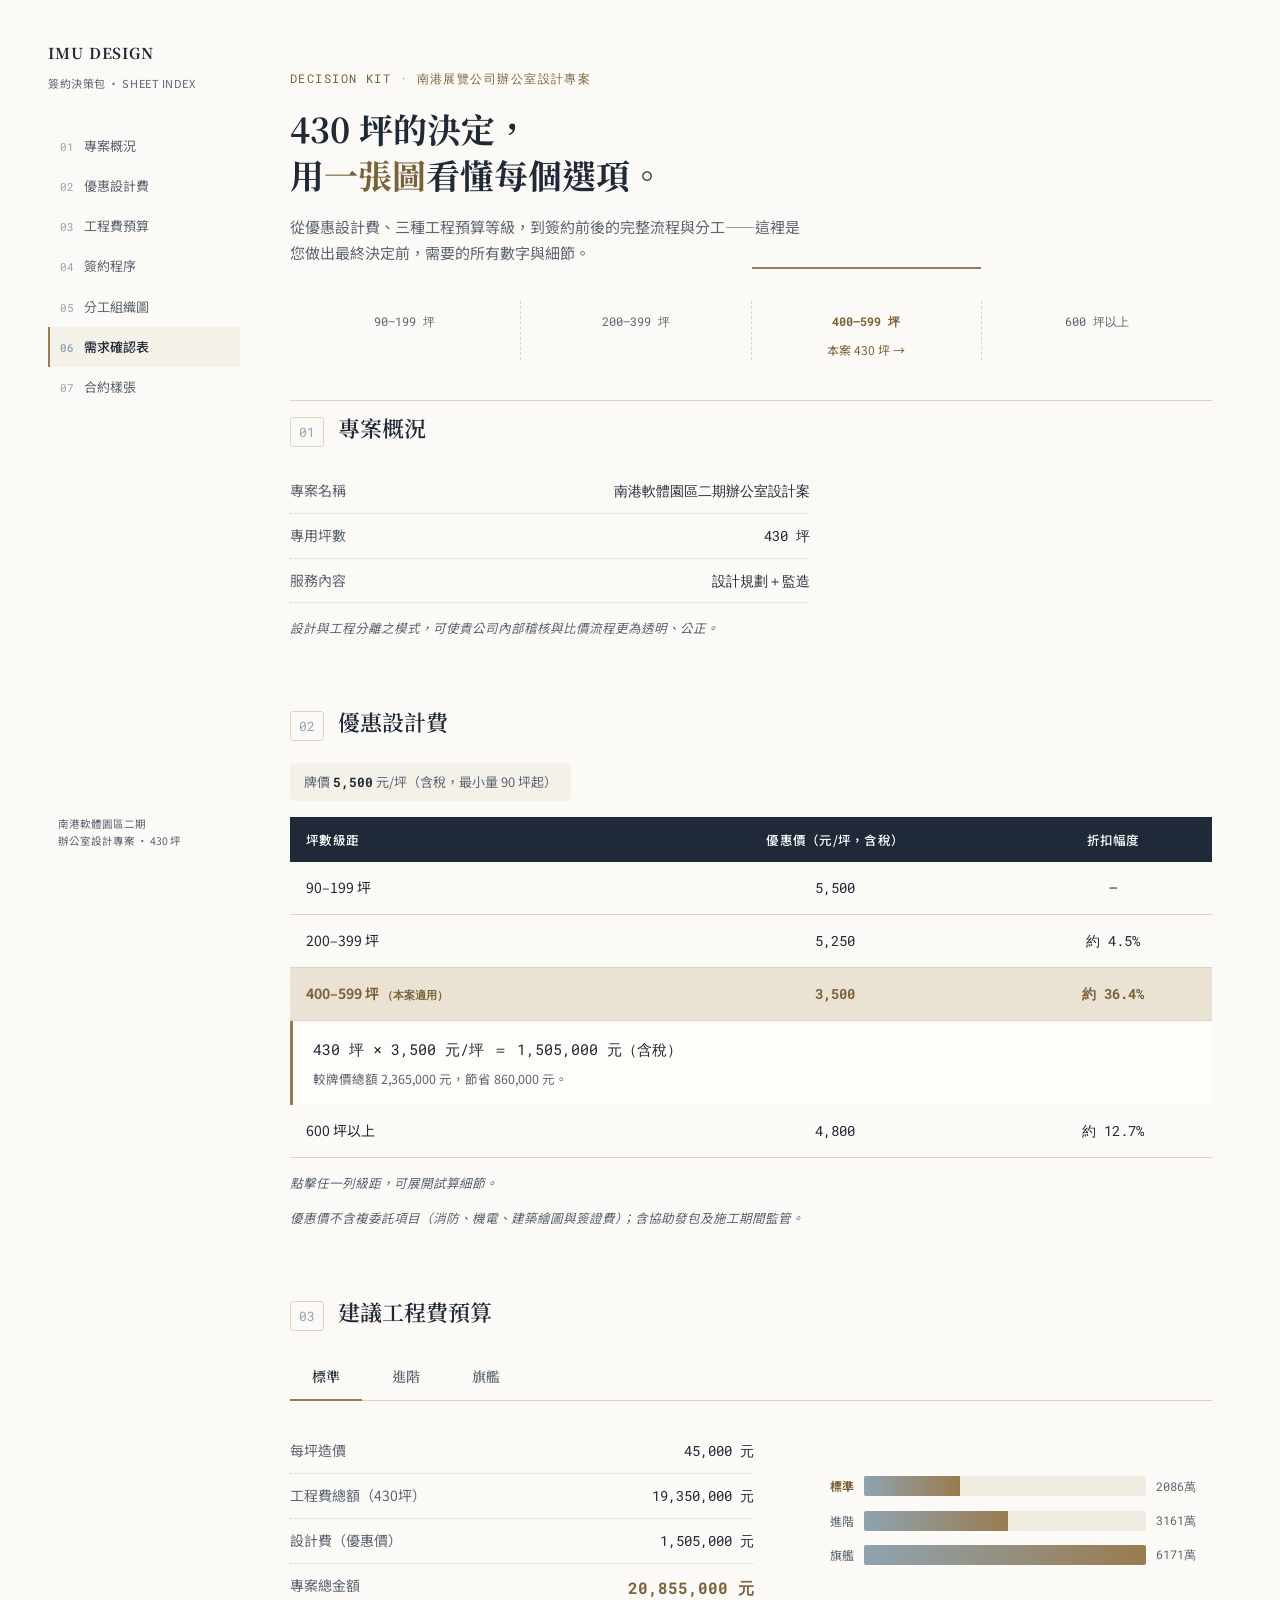
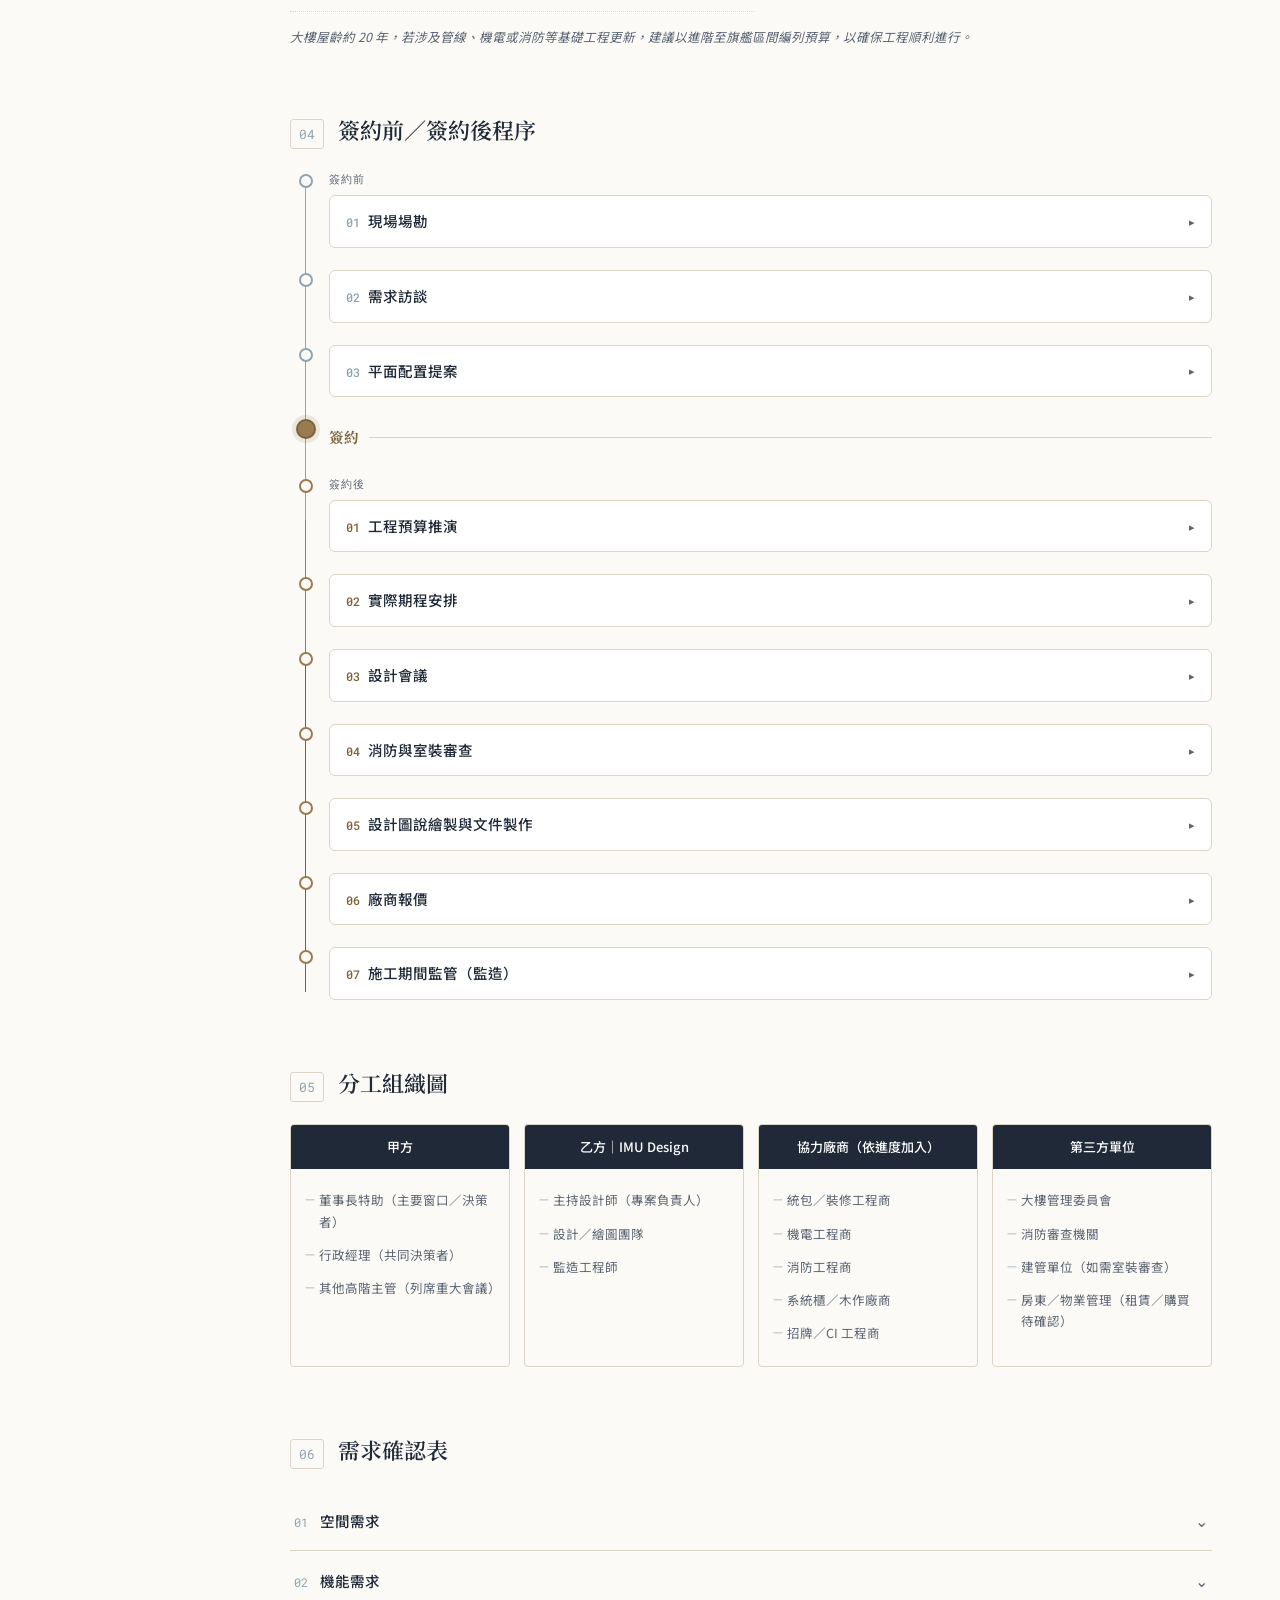
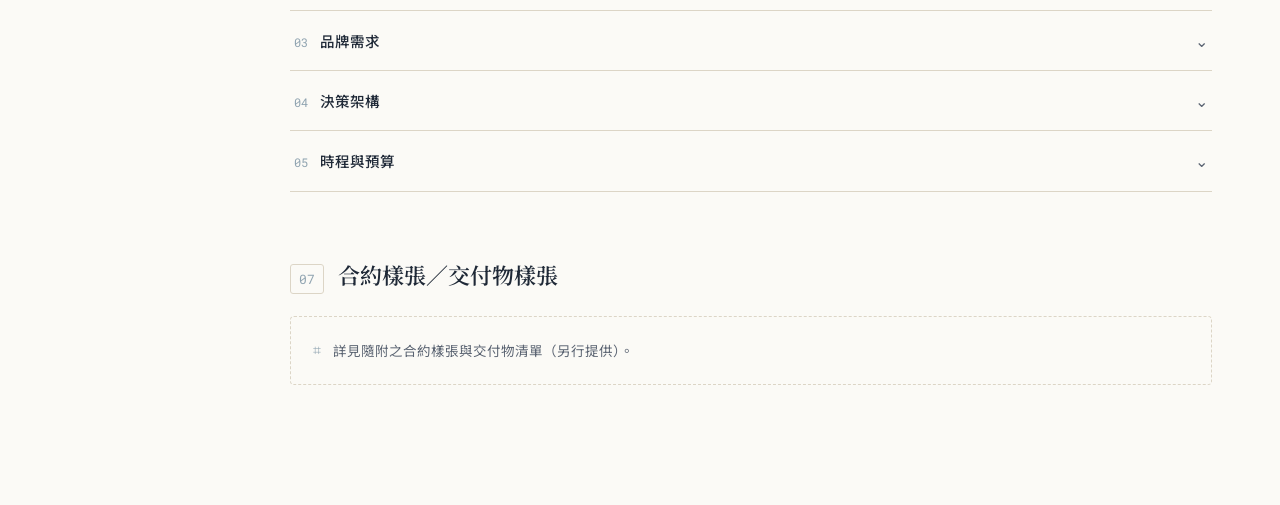
<file: project/uploads/南港展覽_簽約決策包.html>
<!DOCTYPE html>
<html lang="zh-Hant">
<head>
<meta charset="UTF-8">
<meta name="viewport" content="width=device-width, initial-scale=1.0">
<title>南港展覽公司辦公室設計專案｜簽約決策包</title>
<link rel="preconnect" href="https://fonts.googleapis.com">
<link href="https://fonts.googleapis.com/css2?family=Noto+Serif+TC:wght@500;600;700;900&family=Noto+Sans+TC:wght@400;500;700&family=Roboto+Mono:wght@400;500;700&display=swap" rel="stylesheet">
<style>
  :root{
    --paper:#FBFAF6;
    --ink:#1F2937;
    --ink-soft:#5B6472;
    --brass:#9A7B4F;
    --brass-deep:#7C6239;
    --blueprint:#8FA3B0;
    --highlight:#EAE3D4;
    --line:#DCD5C6;
    --white:#FFFFFF;
  }
  *{box-sizing:border-box; margin:0; padding:0;}
  html{scroll-behavior:smooth;}
  body{
    background:
      linear-gradient(var(--paper), var(--paper)),
      repeating-linear-gradient(0deg, rgba(143,163,176,0.07) 0px, rgba(143,163,176,0.07) 1px, transparent 1px, transparent 32px),
      repeating-linear-gradient(90deg, rgba(143,163,176,0.07) 0px, rgba(143,163,176,0.07) 1px, transparent 1px, transparent 32px);
    background-blend-mode:normal;
    color:var(--ink);
    font-family:'Noto Sans TC', sans-serif;
    line-height:1.7;
    -webkit-font-smoothing:antialiased;
  }
  .mono{font-family:'Roboto Mono', monospace;}
  h1,h2,h3{font-family:'Noto Serif TC', serif;}

  /* ---------- layout shell ---------- */
  .shell{display:flex; max-width:1240px; margin:0 auto;}
  .rail{
    width:230px; flex-shrink:0; position:sticky; top:0; height:100vh;
    padding:40px 10px 40px 28px; display:flex; flex-direction:column; gap:2px;
  }
  .rail-brand{font-family:'Noto Serif TC',serif; font-weight:700; font-size:15px; letter-spacing:0.06em; color:var(--ink); margin-bottom:6px;}
  .rail-sub{font-size:11px; color:var(--ink-soft); margin-bottom:32px; letter-spacing:0.05em;}
  .rail a{
    display:flex; align-items:baseline; gap:10px; text-decoration:none; color:var(--ink-soft);
    font-size:13px; padding:9px 10px; border-left:2px solid transparent; transition:all .25s ease;
  }
  .rail a .idx{font-family:'Roboto Mono',monospace; font-size:11px; color:var(--blueprint);}
  .rail a.active{color:var(--ink); border-left-color:var(--brass); background:rgba(154,123,79,0.07); font-weight:500;}
  .rail a:hover{color:var(--ink);}
  .rail-foot{margin-top:auto; font-size:10.5px; color:var(--ink-soft); padding:10px; line-height:1.6;}

  main{flex:1; min-width:0; padding:56px 48px 120px 40px;}

  /* ---------- hero ---------- */
  .hero{padding-bottom:40px; margin-bottom:20px; border-bottom:1px solid var(--line);}
  .eyebrow{font-family:'Roboto Mono',monospace; font-size:12px; letter-spacing:0.12em; color:var(--brass-deep); text-transform:uppercase; margin-bottom:18px;}
  .hero h1{font-size:34px; font-weight:700; line-height:1.35; color:var(--ink); max-width:640px;}
  .hero .accent{color:var(--brass-deep);}
  .hero p.lead{margin-top:16px; color:var(--ink-soft); font-size:15px; max-width:520px;}

  /* dimension line — signature element */
  .dim-wrap{margin-top:36px;}
  .dim-scale{display:flex; align-items:flex-end; height:34px; position:relative;}
  .dim-bar{position:relative; height:1px; background:var(--blueprint); flex:1;}
  .dim-tick{position:absolute; top:-6px; width:1px; height:12px; background:var(--blueprint);}
  .dim-tick::after{content:''; position:absolute; top:0; left:-3px; width:7px; height:7px; border-top:1px solid var(--blueprint); border-right:1px solid var(--blueprint); transform:rotate(45deg);}
  .dim-segments{display:flex; width:100%; margin-top:0;}
  .dim-seg{
    flex:1; text-align:center; padding:10px 4px 0; font-size:11.5px; color:var(--ink-soft);
    border-right:1px dashed var(--line); cursor:pointer; transition:all .2s ease; position:relative;
  }
  .dim-seg:last-child{border-right:none;}
  .dim-seg .rng{font-family:'Roboto Mono',monospace; font-size:12px; display:block;}
  .dim-seg.active{color:var(--ink);}
  .dim-seg.active .rng{color:var(--brass-deep); font-weight:700;}
  .dim-seg.active::before{content:''; position:absolute; top:-34px; left:0; right:0; height:2px; background:var(--brass);}
  .dim-callout{margin-top:8px; font-size:12px; color:var(--brass-deep); text-align:center; opacity:0; transition:opacity .2s;}
  .dim-seg.active .dim-callout{opacity:1;}

  /* ---------- sections ---------- */
  section{padding-top:64px; scroll-margin-top:24px;}
  section:first-of-type{padding-top:0;}
  .sec-head{display:flex; align-items:baseline; gap:14px; margin-bottom:22px;}
  .sec-num{font-family:'Roboto Mono',monospace; font-size:13px; color:var(--blueprint); border:1px solid var(--line); border-radius:3px; padding:3px 8px;}
  .sec-head h2{font-size:22px; font-weight:600; color:var(--ink);}
  .sec-note{font-size:12.5px; color:var(--ink-soft); margin-top:14px; font-style:italic;}

  .list-price-line{
    font-size:13px; color:var(--ink-soft); margin-bottom:16px; padding:8px 14px;
    background:#F4F1E9; border-radius:4px; display:inline-block;
  }
  .list-price-line .mono{color:var(--ink); font-weight:700;}

  /* fee table */
  .fee-table{width:100%; border-collapse:collapse; font-size:14px;}
  .fee-table th{
    background:var(--ink); color:var(--white); text-align:left; padding:12px 16px; font-weight:500;
    font-size:12.5px; letter-spacing:0.02em;
  }
  .fee-table td{padding:14px 16px; border-bottom:1px solid var(--line); vertical-align:middle;}
  .fee-table tr.row{cursor:pointer; transition:background .2s ease;}
  .fee-table tr.row:hover{background:rgba(154,123,79,0.06);}
  .fee-table tr.row.selected{background:var(--highlight);}
  .fee-table td.num{font-family:'Roboto Mono',monospace; text-align:center;}
  .fee-table tr.selected td{font-weight:700; color:var(--brass-deep);}
  .fee-detail{
    max-height:0; overflow:hidden; transition:max-height .35s ease, padding .35s ease;
    background:#FFFDF9; border-left:3px solid var(--brass);
  }
  .fee-detail.open{max-height:160px; padding:16px 20px;}
  .fee-detail .calc{font-family:'Roboto Mono',monospace; font-size:15px; color:var(--ink);}
  .fee-detail .save{font-size:12.5px; color:var(--ink-soft); margin-top:6px;}

  /* budget tabs */
  .tabs{display:flex; gap:8px; margin-bottom:0; border-bottom:1px solid var(--line);}
  .tab{
    padding:12px 22px; font-size:14px; color:var(--ink-soft); cursor:pointer; position:relative;
    font-family:'Noto Serif TC',serif; font-weight:600; transition:color .2s;
  }
  .tab.active{color:var(--ink);}
  .tab.active::after{content:''; position:absolute; bottom:-1px; left:0; right:0; height:2px; background:var(--brass);}
  .budget-panel{display:none; padding-top:28px;}
  .budget-panel.active{display:block;}
  .budget-grid{display:grid; grid-template-columns:1.1fr 1fr; gap:36px; align-items:center;}
  .budget-figures .row{display:flex; justify-content:space-between; padding:10px 0; border-bottom:1px dotted var(--line); font-size:14px;}
  .budget-figures .row .label{color:var(--ink-soft);}
  .budget-figures .row .val{font-family:'Roboto Mono',monospace;}
  .budget-figures .row.total .val{font-weight:700; color:var(--brass-deep); font-size:16px;}
  .bars{display:flex; flex-direction:column; gap:14px;}
  .bar-row{display:flex; align-items:center; gap:10px;}
  .bar-label{width:64px; font-size:12px; color:var(--ink-soft); flex-shrink:0; text-align:right;}
  .bar-track{flex:1; background:#EFEBE1; height:20px; border-radius:2px; overflow:hidden;}
  .bar-fill{height:100%; background:linear-gradient(90deg, var(--blueprint), var(--brass)); width:0; transition:width .6s cubic-bezier(.4,0,.2,1);}
  .bar-val{font-family:'Roboto Mono',monospace; font-size:11.5px; color:var(--ink-soft); width:56px;}

  /* vertical node timeline */
  .timeline{position:relative; margin-left:9px; padding-left:30px;}
  .timeline::before{
    content:''; position:absolute; left:6px; top:8px; bottom:8px; width:1px;
    background:linear-gradient(var(--blueprint), var(--blueprint) 42%, var(--brass) 42%, var(--brass) 58%, var(--brass-deep) 58%, var(--brass-deep));
  }
  .tl-node{position:relative; padding-bottom:22px; cursor:pointer;}
  .tl-node:last-child{padding-bottom:0;}
  .tl-dot{
    position:absolute; left:-30px; top:3px; width:14px; height:14px; border-radius:50%;
    background:var(--paper); border:2px solid var(--blueprint); transition:all .2s ease; z-index:1;
  }
  .tl-node.phase-after .tl-dot{border-color:var(--brass);}
  .tl-node.open .tl-dot{background:var(--blueprint);}
  .tl-node.phase-after.open .tl-dot{background:var(--brass);}
  .tl-phase-tag{
    font-family:'Roboto Mono',monospace; font-size:10.5px; letter-spacing:0.08em; color:var(--ink-soft);
    margin-bottom:6px; text-transform:uppercase;
  }
  .tl-card{
    background:#fff; border:1px solid var(--line); border-radius:6px; padding:13px 16px;
    transition:box-shadow .2s ease, border-color .2s ease;
  }
  .tl-node:hover .tl-card{border-color:var(--brass); box-shadow:0 4px 16px rgba(31,41,55,0.07);}
  .tl-title{font-size:14.5px; font-weight:500; display:flex; justify-content:space-between; align-items:center; gap:10px;}
  .tl-title .num{font-family:'Roboto Mono',monospace; color:var(--blueprint); font-size:12px; margin-right:8px;}
  .tl-node.phase-after .tl-title .num{color:var(--brass-deep);}
  .tl-chev{color:var(--ink-soft); font-size:11px; transition:transform .25s; flex-shrink:0;}
  .tl-node.open .tl-chev{transform:rotate(90deg);}
  .tl-desc{max-height:0; overflow:hidden; transition:max-height .3s ease; font-size:13px; color:var(--ink-soft);}
  .tl-node.open .tl-desc{max-height:100px; padding-top:8px;}

  /* milestone node (簽約) */
  .tl-milestone{position:relative; padding:6px 0 26px;}
  .tl-milestone .tl-dot{
    left:-33px; top:0; width:20px; height:20px; background:var(--brass); border:2px solid var(--brass-deep);
    box-shadow:0 0 0 4px rgba(154,123,79,0.15);
  }
  .tl-milestone .tl-label{
    font-family:'Noto Serif TC',serif; font-weight:700; font-size:14.5px; color:var(--brass-deep);
    display:flex; align-items:center; gap:10px;
  }
  .tl-milestone .tl-label::after{content:''; flex:1; height:1px; background:var(--line);}

  /* org chart */
  .org-grid{display:grid; grid-template-columns:repeat(4,1fr); gap:14px;}
  .org-col{border:1px solid var(--line); border-radius:4px; overflow:hidden; transition:box-shadow .25s, border-color .25s;}
  .org-col:hover{box-shadow:0 4px 18px rgba(31,41,55,0.08); border-color:var(--brass);}
  .org-col-head{background:var(--ink); color:var(--white); padding:11px 14px; font-size:13px; font-weight:500; text-align:center;}
  .org-col ul{list-style:none; padding:14px 14px 16px;}
  .org-col li{font-size:12.5px; color:var(--ink-soft); padding:6px 0; position:relative; padding-left:14px;}
  .org-col li::before{content:'—'; position:absolute; left:0; color:var(--blueprint); font-size:11px;}

  /* needs table */
  .need-row{border-bottom:1px solid var(--line);}
  .need-q{display:flex; justify-content:space-between; align-items:center; padding:16px 4px; cursor:pointer;}
  .need-q .t{font-size:14.5px; font-weight:500;}
  .need-q .n{font-family:'Roboto Mono',monospace; font-size:11.5px; color:var(--blueprint); margin-right:12px;}
  .need-a{max-height:0; overflow:hidden; transition:max-height .3s ease; font-size:13px; color:var(--ink-soft); padding:0 4px;}
  .need-row.open .need-a{max-height:80px; padding-bottom:16px;}
  .need-row .chev{transition:transform .25s; color:var(--ink-soft);}
  .need-row.open .chev{transform:rotate(180deg);}

  .placeholder-box{
    border:1px dashed var(--line); border-radius:4px; padding:22px; font-size:13.5px; color:var(--ink-soft);
    display:flex; align-items:center; gap:12px;
  }

  /* ---------------- scroll reveal ---------------- */
  .reveal{
    opacity:0; transform:translateY(18px);
    transition:opacity .6s cubic-bezier(.4,0,.2,1), transform .6s cubic-bezier(.4,0,.2,1);
    transition-delay:var(--d,0s);
  }
  .reveal.in{opacity:1; transform:translateY(0);}
  .hero.reveal{transform:translateY(12px);}
  @media (prefers-reduced-motion:reduce){
    .reveal{transition:none !important; opacity:1 !important; transform:none !important;}
  }

  ::selection{background:var(--highlight);}

  /* mobile rail */
  .mobile-nav{display:none;}

  @media (max-width:880px){
    .shell{flex-direction:column;}
    .rail{display:none;}
    .mobile-nav{
      display:flex; overflow-x:auto; gap:4px; position:sticky; top:0; z-index:10;
      background:var(--paper); padding:14px 16px; border-bottom:1px solid var(--line);
    }
    .mobile-nav a{
      flex-shrink:0; font-size:12.5px; padding:7px 12px; border:1px solid var(--line); border-radius:20px;
      color:var(--ink-soft); text-decoration:none; font-family:'Roboto Mono',monospace;
    }
    .mobile-nav a.active{border-color:var(--brass); color:var(--brass-deep); background:var(--highlight);}
    main{padding:36px 20px 100px;}
    .hero h1{font-size:26px;}
    .budget-grid{grid-template-columns:1fr;}
    .org-grid{grid-template-columns:repeat(2,1fr);}
    .dim-segments{flex-wrap:wrap;}
  }
</style>
</head>
<body>

<div class="mobile-nav" id="mobileNav"></div>

<div class="shell">
  <nav class="rail" id="rail">
    <div class="rail-brand">IMU DESIGN</div>
    <div class="rail-sub">簽約決策包 · SHEET INDEX</div>
    <div id="railLinks"></div>
    <div class="rail-foot">南港軟體園區二期<br>辦公室設計專案 · 430 坪</div>
  </nav>

  <main>
    <!-- HERO -->
    <div class="hero" id="hero">
      <div class="eyebrow">Decision Kit · 南港展覽公司辦公室設計專案</div>
      <h1>430 坪的決定，<br>用<span class="accent">一張圖</span>看懂每個選項。</h1>
      <p class="lead">從優惠設計費、三種工程預算等級，到簽約前後的完整流程與分工——這裡是您做出最終決定前，需要的所有數字與細節。</p>

      <div class="dim-wrap">
        <div class="dim-segments" id="dimSegments"></div>
      </div>
    </div>

    <!-- 1 -->
    <section id="s1">
      <div class="sec-head"><span class="sec-num">01</span><h2>專案概況</h2></div>
      <div class="budget-figures reveal" style="max-width:520px;">
        <div class="row"><span class="label">專案名稱</span><span class="val">南港軟體園區二期辦公室設計案</span></div>
        <div class="row"><span class="label">專用坪數</span><span class="val">430 坪</span></div>
        <div class="row"><span class="label">服務內容</span><span class="val">設計規劃＋監造</span></div>
      </div>
      <p class="sec-note reveal" style="--d:.1s;">設計與工程分離之模式，可使貴公司內部稽核與比價流程更為透明、公正。</p>
    </section>

    <!-- 2 -->
    <section id="s2">
      <div class="sec-head"><span class="sec-num">02</span><h2>優惠設計費</h2></div>
      <p class="list-price-line reveal">牌價 <span class="mono">5,500</span> 元/坪（含稅，最小量 90 坪起）</p>
      <table class="fee-table reveal" id="feeTable">
        <thead>
          <tr><th>坪數級距</th><th style="text-align:center;">優惠價（元/坪，含稅）</th><th style="text-align:center;">折扣幅度</th></tr>
        </thead>
        <tbody id="feeTbody"></tbody>
      </table>
      <p class="sec-note">點擊任一列級距，可展開試算細節。</p>
      <p class="sec-note">優惠價不含複委託項目（消防、機電、建築繪圖與簽證費）；含協助發包及施工期間監管。</p>
    </section>

    <!-- 3 -->
    <section id="s3">
      <div class="sec-head"><span class="sec-num">03</span><h2>建議工程費預算</h2></div>
      <div class="reveal" id="budgetWrap">
        <div class="tabs" id="budgetTabs"></div>
        <div id="budgetPanels"></div>
      </div>
      <p class="sec-note">大樓屋齡約 20 年，若涉及管線、機電或消防等基礎工程更新，建議以進階至旗艦區間編列預算，以確保工程順利進行。</p>
    </section>

    <!-- 4 -->
    <section id="s4">
      <div class="sec-head"><span class="sec-num">04</span><h2>簽約前／簽約後程序</h2></div>
      <div class="timeline" id="timeline"></div>
    </section>

    <!-- 5 -->
    <section id="s5">
      <div class="sec-head"><span class="sec-num">05</span><h2>分工組織圖</h2></div>
      <div class="org-grid" id="orgGrid"></div>
    </section>

    <!-- 6 -->
    <section id="s6">
      <div class="sec-head"><span class="sec-num">06</span><h2>需求確認表</h2></div>
      <div id="needList"></div>
    </section>

    <!-- 7 -->
    <section id="s7">
      <div class="sec-head"><span class="sec-num">07</span><h2>合約樣張／交付物樣張</h2></div>
      <div class="placeholder-box reveal">
        <span class="mono" style="color:var(--blueprint);">⌗</span>
        <span>詳見隨附之合約樣張與交付物清單（另行提供）。</span>
      </div>
    </section>

  </main>
</div>

<script>
/* ---------------- data ---------------- */
const SECTIONS = [
  {id:'s1', label:'專案概況'},
  {id:'s2', label:'優惠設計費'},
  {id:'s3', label:'工程費預算'},
  {id:'s4', label:'簽約程序'},
  {id:'s5', label:'分工組織圖'},
  {id:'s6', label:'需求確認表'},
  {id:'s7', label:'合約樣張'},
];

const LIST_PRICE = 5500;
const FEE_TIERS = [
  {range:'90–199 坪', disc:5500, pct:'—', active:false},
  {range:'200–399 坪', disc:5250, pct:'約 4.5%', active:false},
  {range:'400–599 坪', disc:3500, pct:'約 36.4%', active:true, ping:430},
  {range:'600 坪以上', disc:4800, pct:'約 12.7%', active:false},
];

const BUDGET_TIERS = [
  {key:'std', label:'標準', perPing:45000, constr:19350000, design:1505000, total:20855000},
  {key:'adv', label:'進階', perPing:70000, constr:30100000, design:1505000, total:31605000},
  {key:'flag', label:'旗艦', perPing:140000, constr:60200000, design:1505000, total:61705000},
];

const STEPS_BEFORE = [
  {t:'現場場勘', d:'實地勘查空間現況、樑柱、管線位置與大樓限制條件。'},
  {t:'需求訪談', d:'了解部門配置、機能需求與品牌呈現方向。'},
  {t:'平面配置提案', d:'依訪談結果提出初步空間配置與動線規劃。'},
];
const STEPS_AFTER = [
  {t:'工程預算推演', d:'依平面提案細化各項工程費用估算。'},
  {t:'實際期程安排', d:'確認進場、施工與完工的具體時間排程。'},
  {t:'設計會議', d:'與甲方逐項確認設計細節與材料選用。'},
  {t:'消防與室裝審查', d:'配合法規進行消防與室內裝修審查程序。'},
  {t:'設計圖說繪製與文件製作', d:'完成施工圖說與相關文件，供發包使用。'},
  {t:'廠商報價', d:'協助彙整並比較各協力廠商報價。'},
  {t:'施工期間監管（監造）', d:'施工期間定期到場監督品質與進度。'},
];

const ORG = [
  {title:'甲方', items:['董事長特助（主要窗口／決策者）','行政經理（共同決策者）','其他高階主管（列席重大會議）']},
  {title:'乙方｜IMU Design', items:['主持設計師（專案負責人）','設計／繪圖團隊','監造工程師']},
  {title:'協力廠商（依進度加入）', items:['統包／裝修工程商','機電工程商','消防工程商','系統櫃／木作廠商','招牌／CI 工程商']},
  {title:'第三方單位', items:['大樓管理委員會','消防審查機關','建管單位（如需室裝審查）','房東／物業管理（租賃／購買待確認）']},
];

const NEEDS = [
  {q:'空間需求', a:'部門配置、人數規模、未來成長規劃'},
  {q:'機能需求', a:'接待／品牌展示區、大型簡報室、樣品與道具倉儲'},
  {q:'品牌需求', a:'企業識別呈現、對外形象與訪客體驗'},
  {q:'決策架構', a:'決策者與會簽窗口、核決流程、重大會議參與者'},
  {q:'時程與預算', a:'期望進場／完工時間、預算上限與分期付款方式'},
];

const fmt = n => n.toLocaleString('en-US');

/* ---------------- scroll reveal ---------------- */
const revealObserver = new IntersectionObserver((entries)=>{
  entries.forEach(entry=>{
    if(entry.isIntersecting){
      entry.target.classList.add('in');
      revealObserver.unobserve(entry.target);
    }
  });
}, {threshold:0.12, rootMargin:'0px 0px -60px 0px'});

function reveal(el, delay=0){
  if(!el) return;
  el.classList.add('reveal');
  if(delay) el.style.setProperty('--d', delay+'s');
  revealObserver.observe(el);
}

// section headings all fade up the same way as their section scrolls into view
document.querySelectorAll('.sec-head').forEach(el=>reveal(el));
// static section-1 / section-3 / section-7 blocks (classes already applied in markup)
document.querySelectorAll('#s1 .reveal, #s2 .reveal, #s3 .reveal, #s7 .reveal').forEach(el=> revealObserver.observe(el));

// hero: reveal immediately on load rather than on scroll
const heroEl = document.getElementById('hero');
heroEl.classList.add('reveal');
requestAnimationFrame(()=> setTimeout(()=> heroEl.classList.add('in'), 60));

/* ---------------- render: nav rails ---------------- */
function renderNav(){
  const rail = document.getElementById('railLinks');
  const mob = document.getElementById('mobileNav');
  SECTIONS.forEach((s,i)=>{
    const a1 = document.createElement('a');
    a1.href = '#'+s.id; a1.dataset.target = s.id;
    a1.innerHTML = `<span class="idx">${String(i+1).padStart(2,'0')}</span>${s.label}`;
    rail.appendChild(a1);

    const a2 = document.createElement('a');
    a2.href = '#'+s.id; a2.dataset.target = s.id;
    a2.textContent = s.label;
    mob.appendChild(a2);
  });
}
renderNav();

function setActive(id){
  document.querySelectorAll('.rail a, .mobile-nav a').forEach(a=>{
    a.classList.toggle('active', a.dataset.target === id);
  });
}
const io = new IntersectionObserver((entries)=>{
  entries.forEach(e=>{ if(e.isIntersecting) setActive(e.target.id); });
}, {rootMargin:'-30% 0px -60% 0px'});
SECTIONS.forEach(s=> io.observe(document.getElementById(s.id)));
setActive('s1');

/* ---------------- dimension hero ---------------- */
function renderDim(){
  const wrap = document.getElementById('dimSegments');
  FEE_TIERS.forEach((t,i)=>{
    const el = document.createElement('div');
    el.className = 'dim-seg' + (t.active ? ' active' : '');
    el.innerHTML = `<span class="rng mono">${t.range}</span>${t.ping ? `<div class="dim-callout">本案 ${t.ping} 坪 →</div>` : ''}`;
    el.addEventListener('click', ()=>{
      document.querySelectorAll('.dim-seg').forEach(s=>s.classList.remove('active'));
      el.classList.add('active');
      selectFeeRow(i);
      document.getElementById('s2').scrollIntoView({behavior:'smooth', block:'start'});
    });
    wrap.appendChild(el);
  });
}
renderDim();

/* ---------------- fee table ---------------- */
let feeOpenIndex = 2;
function renderFee(){
  const tbody = document.getElementById('feeTbody');
  tbody.innerHTML = '';
  FEE_TIERS.forEach((t,i)=>{
    const tr = document.createElement('tr');
    tr.className = 'row' + (i===feeOpenIndex ? ' selected':'');
    tr.innerHTML = `<td>${t.range}${t.ping? ' <span class="mono" style="font-size:11px;color:var(--brass-deep);">（本案適用）</span>':''}</td>
      <td class="num">${fmt(t.disc)}</td><td class="num">${t.pct}</td>`;
    tr.addEventListener('click', ()=>selectFeeRow(i));
    tbody.appendChild(tr);

    const detailTr = document.createElement('tr');
    const detailTd = document.createElement('td');
    detailTd.colSpan = 3; detailTd.style.padding = '0'; detailTd.style.border='none';
    const detail = document.createElement('div');
    detail.className = 'fee-detail' + (i===feeOpenIndex ? ' open':'');
    detail.id = 'feeDetail'+i;
    const ping = t.ping || 430;
    const total = t.disc * ping;
    const listTotal = LIST_PRICE * ping;
    detail.innerHTML = `<div class="calc">${ping} 坪 × ${fmt(t.disc)} 元/坪 ＝ ${fmt(total)} 元（含稅）</div>
      <div class="save">較牌價總額 ${fmt(listTotal)} 元，節省 ${fmt(listTotal-total)} 元。</div>`;
    detailTd.appendChild(detail);
    detailTr.appendChild(detailTd);
    tbody.appendChild(detailTr);
  });
}
function selectFeeRow(i){
  feeOpenIndex = i;
  renderFee();
}
renderFee();

/* ---------------- budget tabs ---------------- */
let activeBudget = 'std';
function renderBudget(){
  const tabsEl = document.getElementById('budgetTabs');
  const panelsEl = document.getElementById('budgetPanels');
  tabsEl.innerHTML=''; panelsEl.innerHTML='';
  BUDGET_TIERS.forEach(b=>{
    const tab = document.createElement('div');
    tab.className = 'tab' + (b.key===activeBudget ? ' active':'');
    tab.textContent = b.label;
    tab.addEventListener('click', ()=>{ activeBudget=b.key; renderBudget(); });
    tabsEl.appendChild(tab);

    const panel = document.createElement('div');
    panel.className = 'budget-panel' + (b.key===activeBudget ? ' active':'');
    const maxTotal = Math.max(...BUDGET_TIERS.map(x=>x.total));
    panel.innerHTML = `
      <div class="budget-grid">
        <div class="budget-figures">
          <div class="row"><span class="label">每坪造價</span><span class="val">${fmt(b.perPing)} 元</span></div>
          <div class="row"><span class="label">工程費總額（430坪）</span><span class="val">${fmt(b.constr)} 元</span></div>
          <div class="row"><span class="label">設計費（優惠價）</span><span class="val">${fmt(b.design)} 元</span></div>
          <div class="row total"><span class="label">專案總金額</span><span class="val">${fmt(b.total)} 元</span></div>
        </div>
        <div class="bars" id="bars-${b.key}"></div>
      </div>`;
    panelsEl.appendChild(panel);

    const barsWrap = panel.querySelector(`#bars-${b.key}`);
    BUDGET_TIERS.forEach(x=>{
      const row = document.createElement('div');
      row.className = 'bar-row';
      const pct = (x.total/maxTotal*100).toFixed(0);
      row.innerHTML = `<div class="bar-label">${x.label}</div><div class="bar-track"><div class="bar-fill" style="width:0"></div></div><div class="bar-val mono">${(x.total/10000).toFixed(0)}萬</div>`;
      barsWrap.appendChild(row);
      requestAnimationFrame(()=>{
        setTimeout(()=>{ row.querySelector('.bar-fill').style.width = pct+'%'; }, 60);
      });
      if(x.key===b.key){ row.querySelector('.bar-label').style.color='var(--brass-deep)'; row.querySelector('.bar-label').style.fontWeight='700'; }
    });
  });
}
renderBudget();

/* ---------------- timeline (vertical node-cards) ---------------- */
function renderTimeline(){
  const c = document.getElementById('timeline');
  let step = 0;

  STEPS_BEFORE.forEach((s,i)=>{
    const el = document.createElement('div');
    el.className = 'tl-node phase-before';
    if(i===0) el.innerHTML = `<div class="tl-phase-tag">簽約前</div>`;
    el.innerHTML += `<div class="tl-dot"></div>
      <div class="tl-card">
        <div class="tl-title"><span><span class="num">${String(i+1).padStart(2,'0')}</span>${s.t}</span><span class="tl-chev">▸</span></div>
        <div class="tl-desc">${s.d}</div>
      </div>`;
    el.addEventListener('click', ()=> el.classList.toggle('open'));
    c.appendChild(el);
    reveal(el, Math.min(step++, 6) * 0.07);
  });

  const milestone = document.createElement('div');
  milestone.className = 'tl-milestone';
  milestone.innerHTML = `<div class="tl-dot"></div><div class="tl-label">簽約</div>`;
  c.appendChild(milestone);
  reveal(milestone, Math.min(step++, 6) * 0.07);

  STEPS_AFTER.forEach((s,i)=>{
    const el = document.createElement('div');
    el.className = 'tl-node phase-after';
    if(i===0) el.innerHTML = `<div class="tl-phase-tag">簽約後</div>`;
    el.innerHTML += `<div class="tl-dot"></div>
      <div class="tl-card">
        <div class="tl-title"><span><span class="num">${String(i+1).padStart(2,'0')}</span>${s.t}</span><span class="tl-chev">▸</span></div>
        <div class="tl-desc">${s.d}</div>
      </div>`;
    el.addEventListener('click', ()=> el.classList.toggle('open'));
    c.appendChild(el);
    reveal(el, Math.min(step++, 6) * 0.07);
  });
}
renderTimeline();

/* ---------------- org chart ---------------- */
function renderOrg(){
  const grid = document.getElementById('orgGrid');
  ORG.forEach((col,i)=>{
    const el = document.createElement('div');
    el.className = 'org-col';
    el.innerHTML = `<div class="org-col-head">${col.title}</div><ul>${col.items.map(i=>`<li>${i}</li>`).join('')}</ul>`;
    grid.appendChild(el);
    reveal(el, i * 0.08);
  });
}
renderOrg();

/* ---------------- needs accordion ---------------- */
function renderNeeds(){
  const c = document.getElementById('needList');
  NEEDS.forEach((n,i)=>{
    const row = document.createElement('div');
    row.className = 'need-row';
    row.innerHTML = `<div class="need-q"><div><span class="n">${String(i+1).padStart(2,'0')}</span><span class="t">${n.q}</span></div><span class="chev">⌄</span></div>
      <div class="need-a">${n.a}</div>`;
    row.querySelector('.need-q').addEventListener('click', ()=> row.classList.toggle('open'));
    c.appendChild(row);
    reveal(row, i * 0.06);
  });
}
renderNeeds();
</script>
</body>
</html>
</file>
